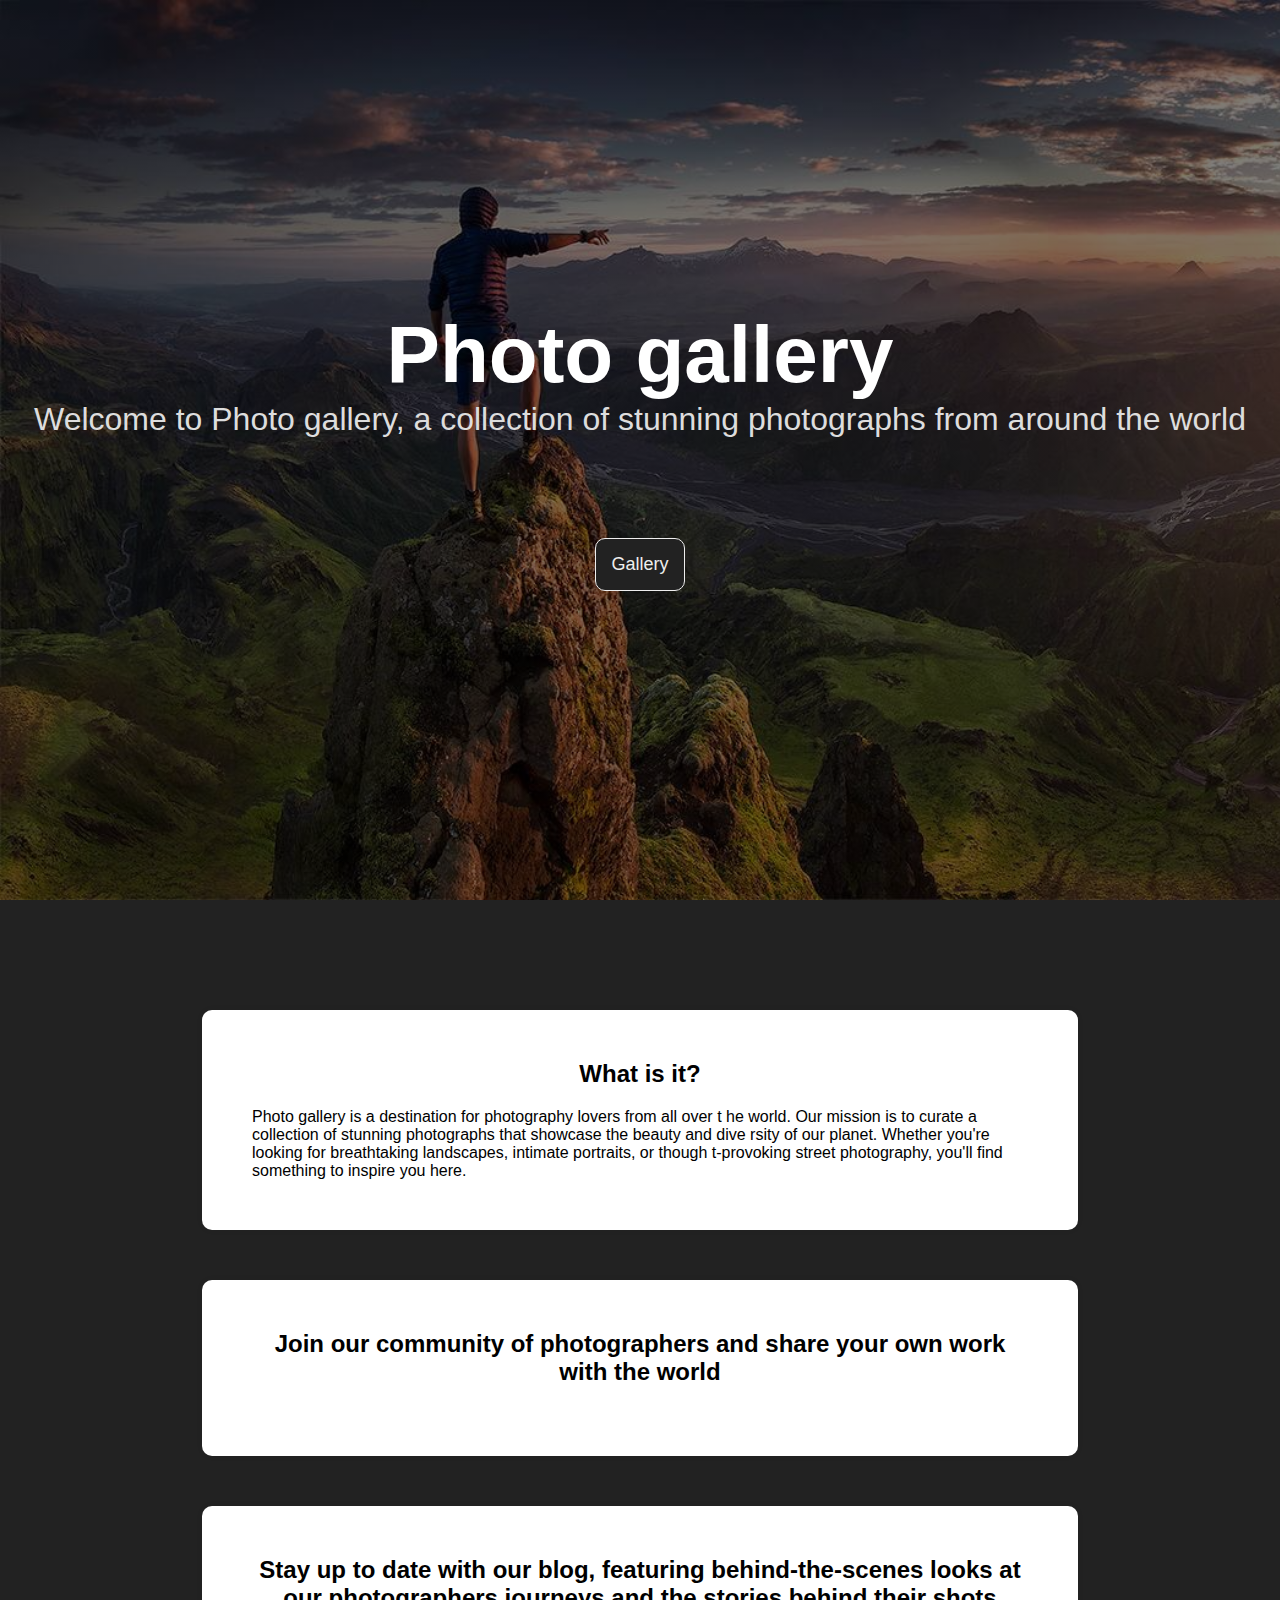
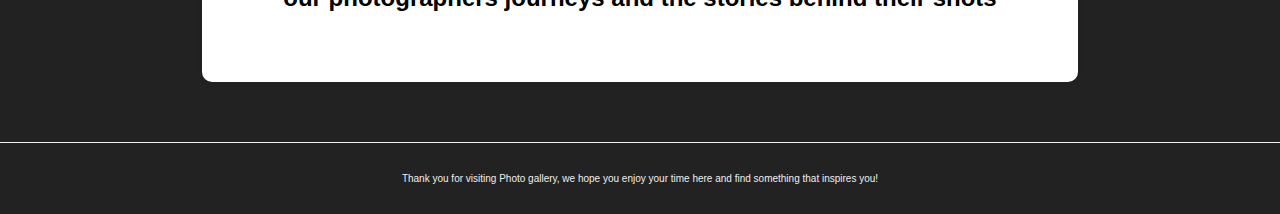
<file: 2201321055-ГавраилШодов-СИ-1-редовно-КП/index.html>
<!DOCTYPE html>
<html lang="en">
<head>
    <meta charset="UTF-8">
    <meta http-equiv="X-UA-Compatible" content="IE=edge">
    <meta name="viewport" content="width=device-width, initial-scale=1.0">
    <title>Photo gallery</title>
    <link rel="stylesheet" href="style.css">
    
</head>
<body>
    <header>
    <div class="banner-area">
        <div class="content-area">
           <div class="content">
              <h1>Photo gallery</h1>
              <p>Welcome to Photo gallery, a collection of stunning photographs from around the world</p>
              
              <input type=button class="btn" onClick="location.href='gallery.html'"
              value='Gallery'>
           </div>
        </div>
    </div>
   </header>
    <main>
   <div class="container">
       <div class="box">
            <h2>What is it?</h2>
           <p>
            Photo gallery is a destination for photography lovers from all over t
            he world. Our mission is to curate a collection of stunning photographs that showcase the beauty and dive
            rsity of our planet. Whether you're looking for breathtaking landscapes, intimate portraits, or though
            t-provoking street photography, you'll find something to inspire you here.
           </p>
       </div>
       
       <div class="box">
        <h2>Join our community of photographers and share your own work with the world</h2>
        </div>

       <div class="box">
           <h2>Stay up to date with our blog, featuring behind-the-scenes looks at our photographers journeys and the stories behind their shots</h2>
       </div>

       
   </div>
    </main>
    <footer class="footer">
       <p>Thank you for visiting Photo gallery, we hope you enjoy your time here and find something that inspires you!</p> 
    </footer>
</body>
</html>
</file>
<file: 2201321055-ГавраилШодов-СИ-1-редовно-КП/style.css>
*{
    padding:0;
    margin:0;
    box-sizing: border-box;
}

body{
    font-family:sans-serif;
    background-color:#222;
}

.banner-area{
    width:100%;
    height:100vh;
    background-image:linear-gradient(rgba(0, 0, 0, 0.5),rgba(0, 0, 0, 0.5)), url(Photos/Mountain-Photography-2.jpg);
    background-size:cover;
}        

.content-area{
    height:100%;
    display:flex;
    justify-content: center;
    align-items: center;
}

.content{
    text-align: center;
}

.content h1{
    font-size:5rem;
    color:#fff;
}

.content p{
    font-size:2rem;
    color:#ddd;
}

.content .btn{
    border:none;
    outline:none;
    padding:15px;
    margin-top:100px;
    border-radius: 10px;
    color:#eee;
    font-size: 18px;
    cursor: pointer;    
    background:#222;
    border: #eee 0.5px solid;             
}
.container {
    width: 70%;
    margin: 50px auto;
    padding: 10px;
}

.container .box {
    width: 100%;
    padding: 50px;
    background: #fff;
    margin-top: 50px;
    border-radius: 10px;
    box-shadow: 0 0 10px -3px rgba(0, 0, 0, .1);
}

.box h2{
    text-align: center;
    margin-bottom: 20px;
}

.footer {
    border-top: 1px solid #eee;
    color:#eee;
    font-size: 10px;
    cursor: pointer;    
    background:#222; 
    text-align: center;
    padding: 30px;
}


@media screen and (max-width: 768px) {
    .content h1{
        font-size:3rem;
        color:#fff;
    }

    .content p{
        font-size:2rem;
        color:#ddd;
    }

    
  }

  @media screen and (max-width: 576px) {
    .content h1{
        font-size:2rem;
        color:#fff;
    }

    .content p{
        font-size:1rem;
        color:#ddd;
    }

    .box p{
        font-size:0.8rem;
    }

    .box h2{
        font-size:1rem;
        text-align: center;
        margin-bottom: 20px;
    }
  }
</file>
